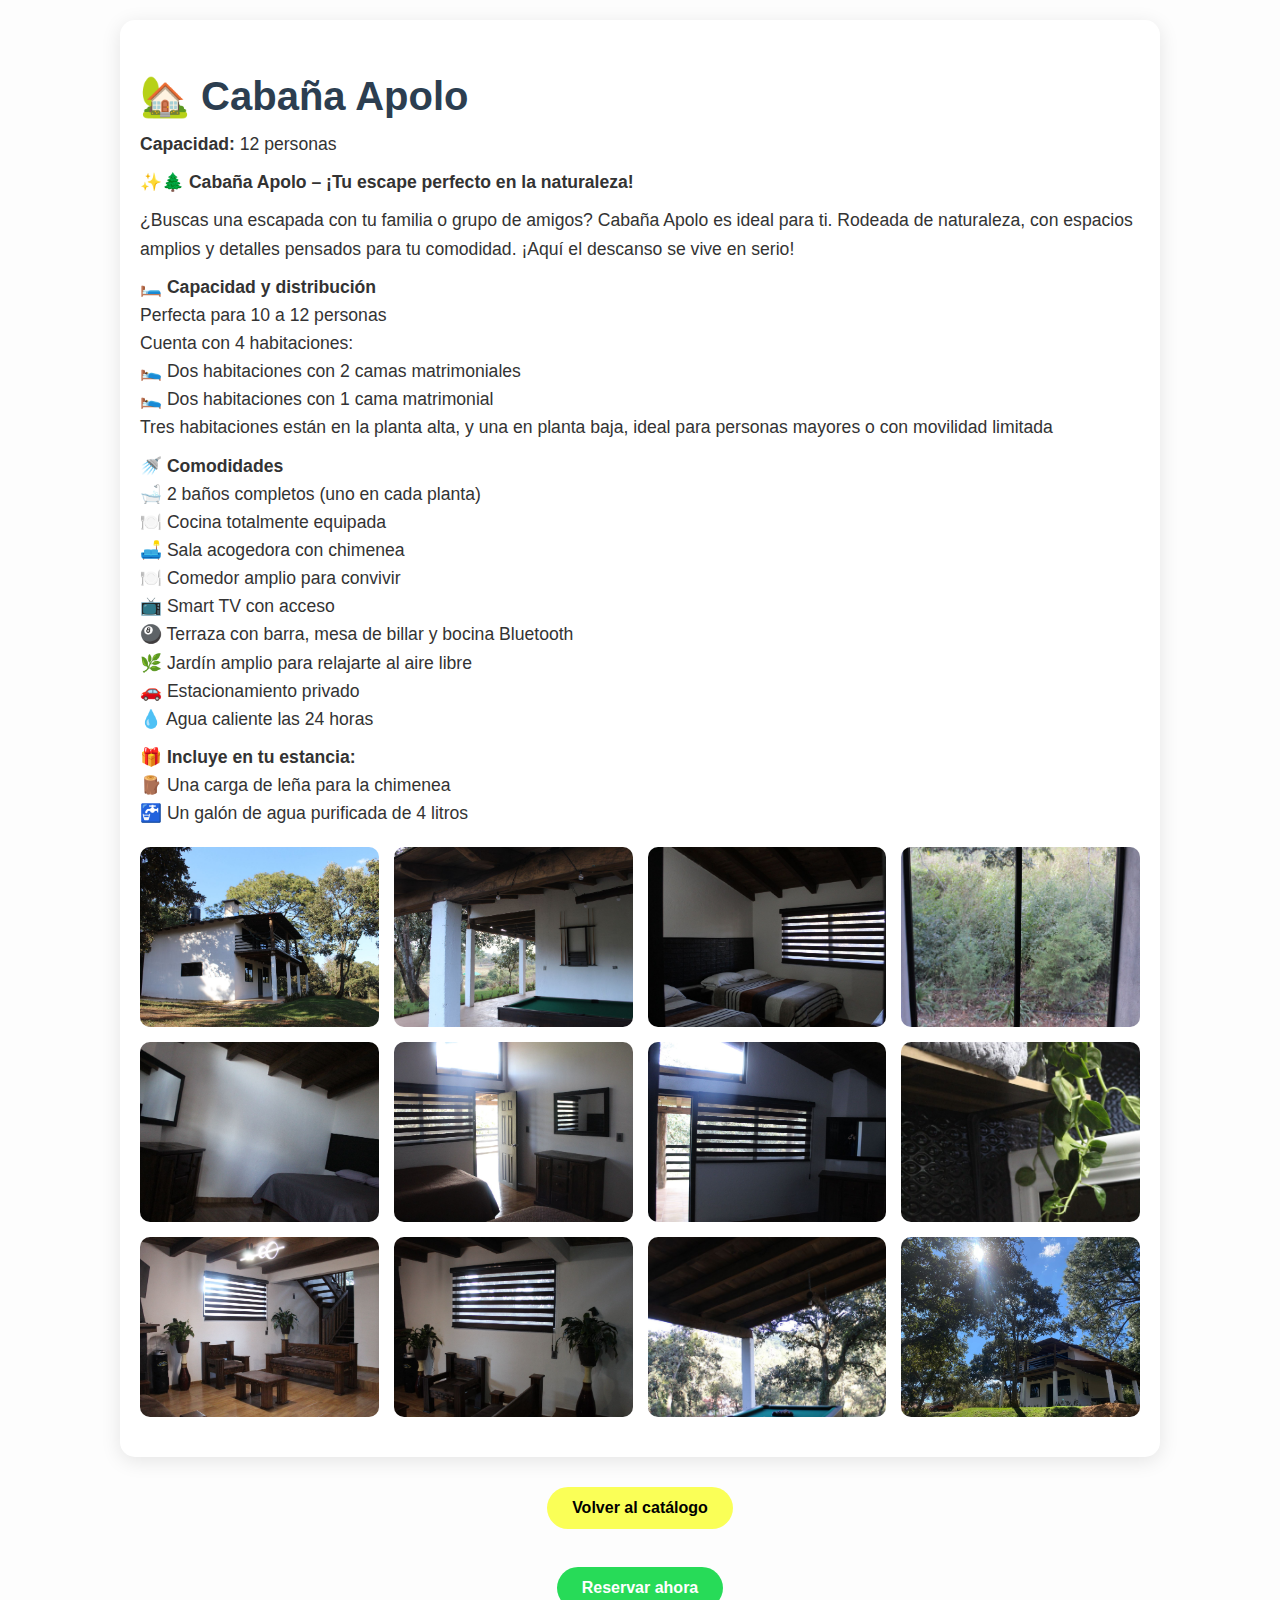
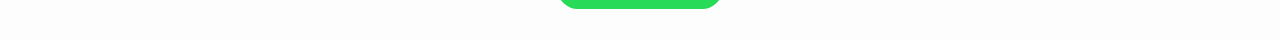
<file: cabana-apolo.html>
<!DOCTYPE html>
<html lang="es">
<head>
  <meta charset="UTF-8">
  <title>Cabaña Apolo</title>
  <link rel="stylesheet" href="apolo.css">
</head>
<body>
  <section id="detalle-cabana">
    <h2>🏡 Cabaña Apolo</h2>
    <p><strong>Capacidad:</strong> 12 personas</p>

    <p>✨🌲 <strong>Cabaña Apolo – ¡Tu escape perfecto en la naturaleza!</strong></p>
    <p>¿Buscas una escapada con tu familia o grupo de amigos? Cabaña Apolo es ideal para ti. Rodeada de naturaleza, con espacios amplios y detalles pensados para tu comodidad. ¡Aquí el descanso se vive en serio!</p>

    <p>🛏️ <strong>Capacidad y distribución</strong><br>
    Perfecta para 10 a 12 personas<br>
    Cuenta con 4 habitaciones:<br>
    🛌 Dos habitaciones con 2 camas matrimoniales<br>
    🛌 Dos habitaciones con 1 cama matrimonial<br>
    Tres habitaciones están en la planta alta, y una en planta baja, ideal para personas mayores o con movilidad limitada</p>

    <p>🚿 <strong>Comodidades</strong><br>
    🛁 2 baños completos (uno en cada planta)<br>
    🍽️ Cocina totalmente equipada<br>
    🛋️ Sala acogedora con chimenea<br>
    🍽️ Comedor amplio para convivir<br>
    📺 Smart TV con acceso<br>
    🎱 Terraza con barra, mesa de billar y bocina Bluetooth<br>
    🌿 Jardín amplio para relajarte al aire libre<br>
    🚗 Estacionamiento privado<br>
    💧 Agua caliente las 24 horas</p>

    <p>🎁 <strong>Incluye en tu estancia:</strong><br>
    🪵 Una carga de leña para la chimenea<br>
    🚰 Un galón de agua purificada de 4 litros</p>

    <div class="galeria">
      <img src="img/apolo1.jpg" alt="Foto 1">
      <img src="img/apolo2.jpg" alt="Foto 2">
      <img src="img/apolo3.jpg" alt="Foto 3">
      <img src="img/apolo4.jpg" alt="Foto 4">
      <img src="img/apolo5.jpg" alt="Foto 5">
      <img src="img/apolo6.jpg" alt="Foto 6">
      <img src="img/apolo7.jpg" alt="Foto 7">
      <img src="img/apolo8.jpg" alt="Foto 8">
      <img src="img/apolo9.jpg" alt="Foto 9">
      <img src="img/apolo10.jpg" alt="Foto 10">
      <img src="img/apolo11.jpg" alt="Foto 11">
      <img src="img/apolo12.jpg" alt="Foto 12">
      
    </div>
  </section>

  <div style="text-align: center; margin-top: 20px;">
    <a href="index.html" class="boton-vermas">Volver al catálogo</a><br><br>
    <a href="https://wa.me/5213312726618?text=Hola%2C%20quiero%20reservar%20la%20Caba%C3%B1a%20Lindo%20Amanecer%20para%20mi%20estancia"
       class="boton-reservar" target="_blank">
      Reservar ahora
    </a>
  </div>
</body>
</html>
</file>
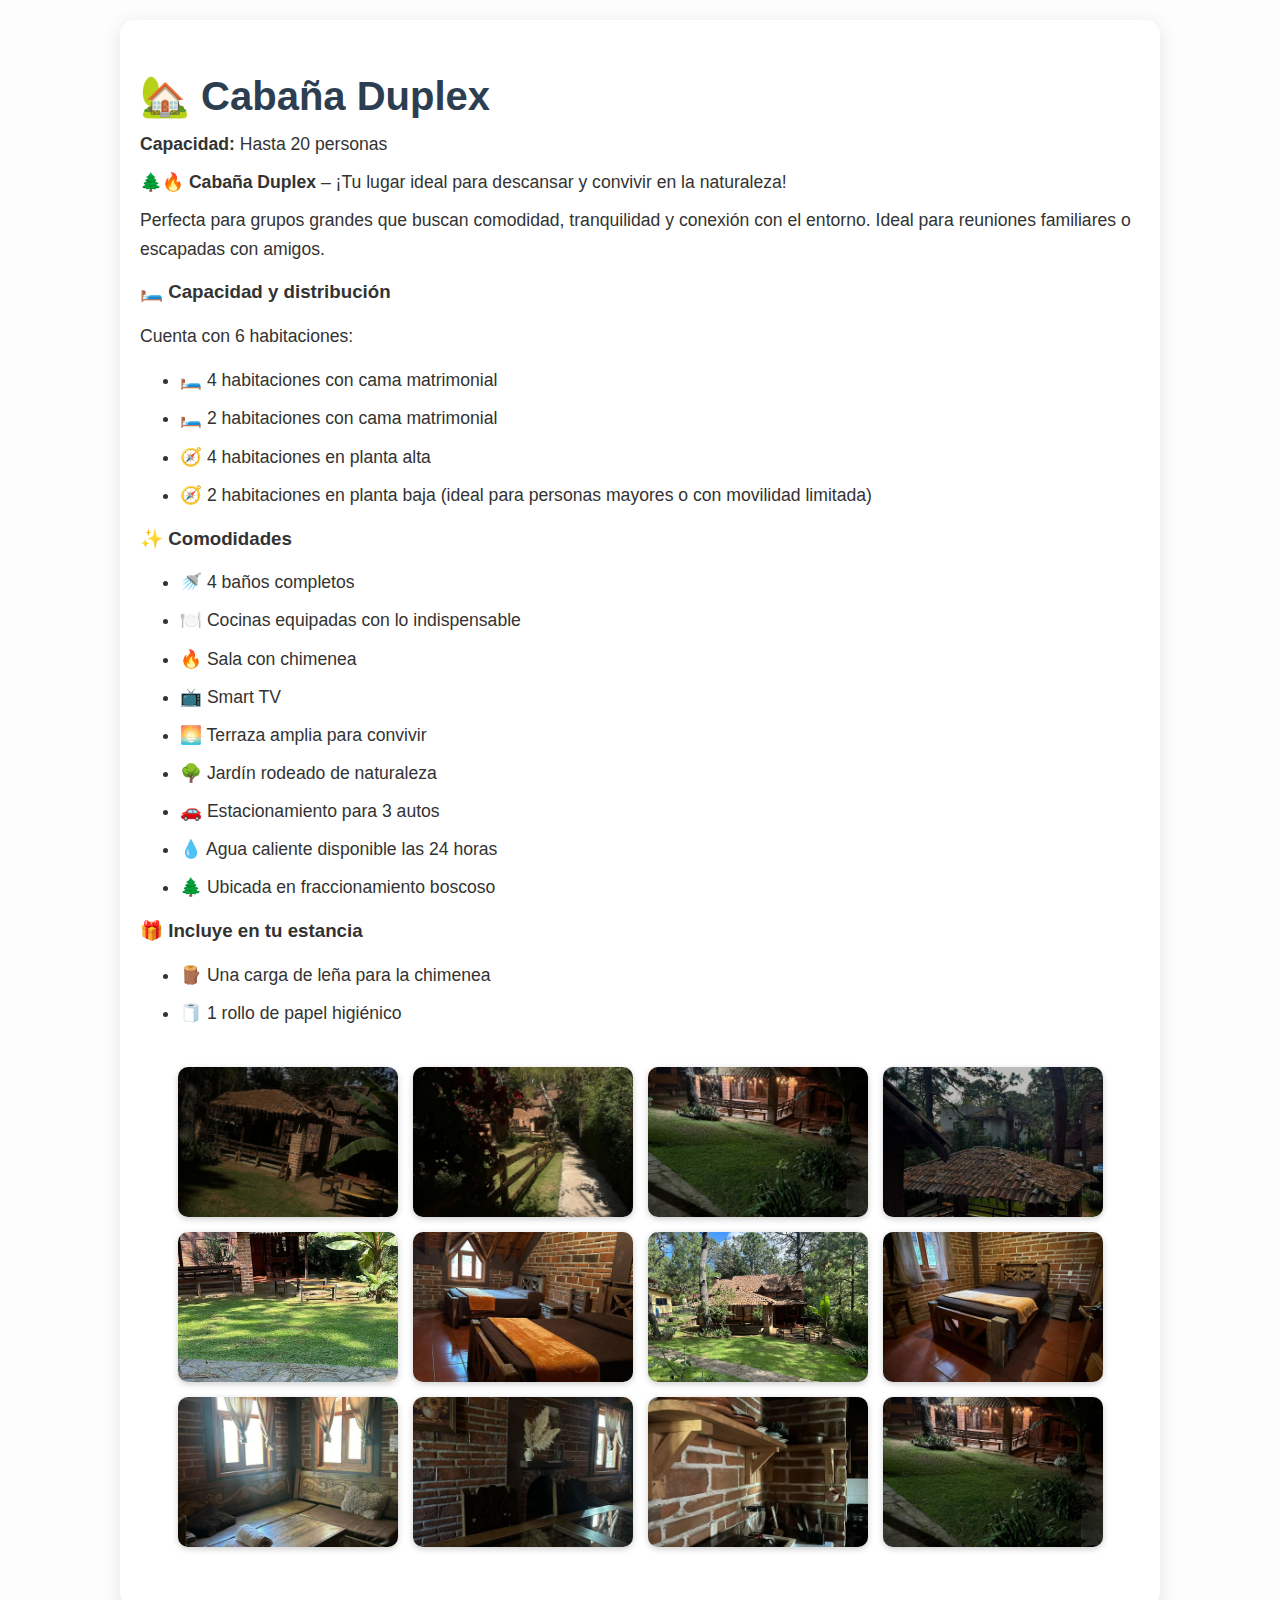
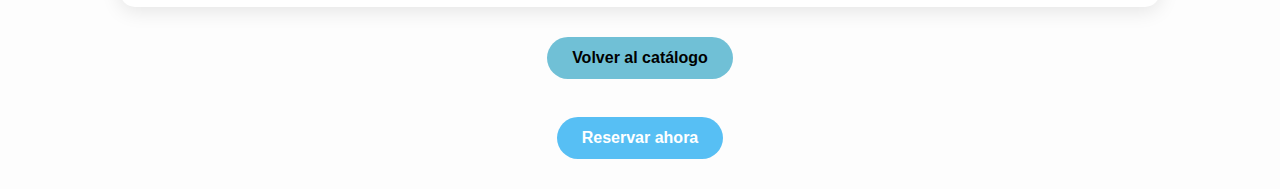
<file: cabana-duplex.html>
<!DOCTYPE html>
<html lang="es">
<head>
  <meta charset="UTF-8">
  <title>Cabaña Duplex</title>
  <link rel="stylesheet" href="duplex.css">
</head>
<body>
  <section id="detalle-cabana">
<h2 class="centrado">🏡 Cabaña Duplex</h2>

    

<p><strong>Capacidad:</strong> Hasta 20 personas</p>
    
    <p>🌲🔥 <strong>Cabaña Duplex</strong> – ¡Tu lugar ideal para descansar y convivir en la naturaleza!</p>
    <p>Perfecta para grupos grandes que buscan comodidad, tranquilidad y conexión con el entorno. Ideal para reuniones familiares o escapadas con amigos.</p>
    
    <h3>🛏️ Capacidad y distribución</h3>
    <p>Cuenta con 6 habitaciones:</p>
    <ul>
      <li>🛏️ 4 habitaciones con cama matrimonial</li>
      <li>🛏️ 2 habitaciones con cama matrimonial</li>
      <li>🧭 4 habitaciones en planta alta</li>
      <li>🧭 2 habitaciones en planta baja (ideal para personas mayores o con movilidad limitada)</li>
    </ul>
    
    <h3>✨ Comodidades</h3>
    <ul>
      <li>🚿 4 baños completos</li>
      <li>🍽️ Cocinas equipadas con lo indispensable</li>
      <li>🔥 Sala con chimenea</li>
      <li>📺 Smart TV</li>
      <li>🌅 Terraza amplia para convivir</li>
      <li>🌳 Jardín rodeado de naturaleza</li>
      <li>🚗 Estacionamiento para 3 autos</li>
      <li>💧 Agua caliente disponible las 24 horas</li>
      <li>🌲 Ubicada en fraccionamiento boscoso</li>
    </ul>
    
    <h3>🎁 Incluye en tu estancia</h3>
    <ul>
      <li>🪵 Una carga de leña para la chimenea</li>
      <li>🧻 1 rollo de papel higiénico</li>
    </ul>
    <div class="galeria">
        <div class="galeria">
            <img src="img/duplex1.jpg" alt="Cabaña Dúplex 1"> 
            <img src="img/duplex2.jpg" alt="Cabaña Dúplex 2">
            <img src="img/duplex3.jpg" alt="Cabaña Dúplex 3">
            <img src="img/duplex4.jpg" alt="Cabaña Dúplex 4">
            <img src="img/duplex5.jpg" alt="Cabaña Dúplex 5">
            <img src="img/duplex6.jpg" alt="Cabaña Dúplex 6">
            <img src="img/duplex7.jpg" alt="Cabaña Dúplex 7">
            <img src="img/duplex8.jpg" alt="Cabaña Dúplex 8">
            <img src="img/duplex9.jpg" alt="Cabaña Dúplex 9">
            <img src="img/duplex10.jpg" alt="Cabaña Dúplex 10">
            <img src="img/duplex11.jpg" alt="Cabaña Dúplex 11">
            <img src="img/duplex3.jpg" alt="Cabaña Dúplex 12">
          </div>
      </div>
  
    
  </section>
  <div style="text-align: center; margin-top: 20px;">
    <a href="index.html" class="boton-vermas">Volver al catálogo</a><br><br>
    <a href="https://wa.me/5213312726618?text=Hola%2C%20quiero%20reservar%20la%20Caba%C3%B1a%20Lindo%20Amanecer%20para%20mi%20estancia"
       class="boton-reservar" target="_blank">
      Reservar ahora
    </a>
  </div>
</body>
</html>
</file>
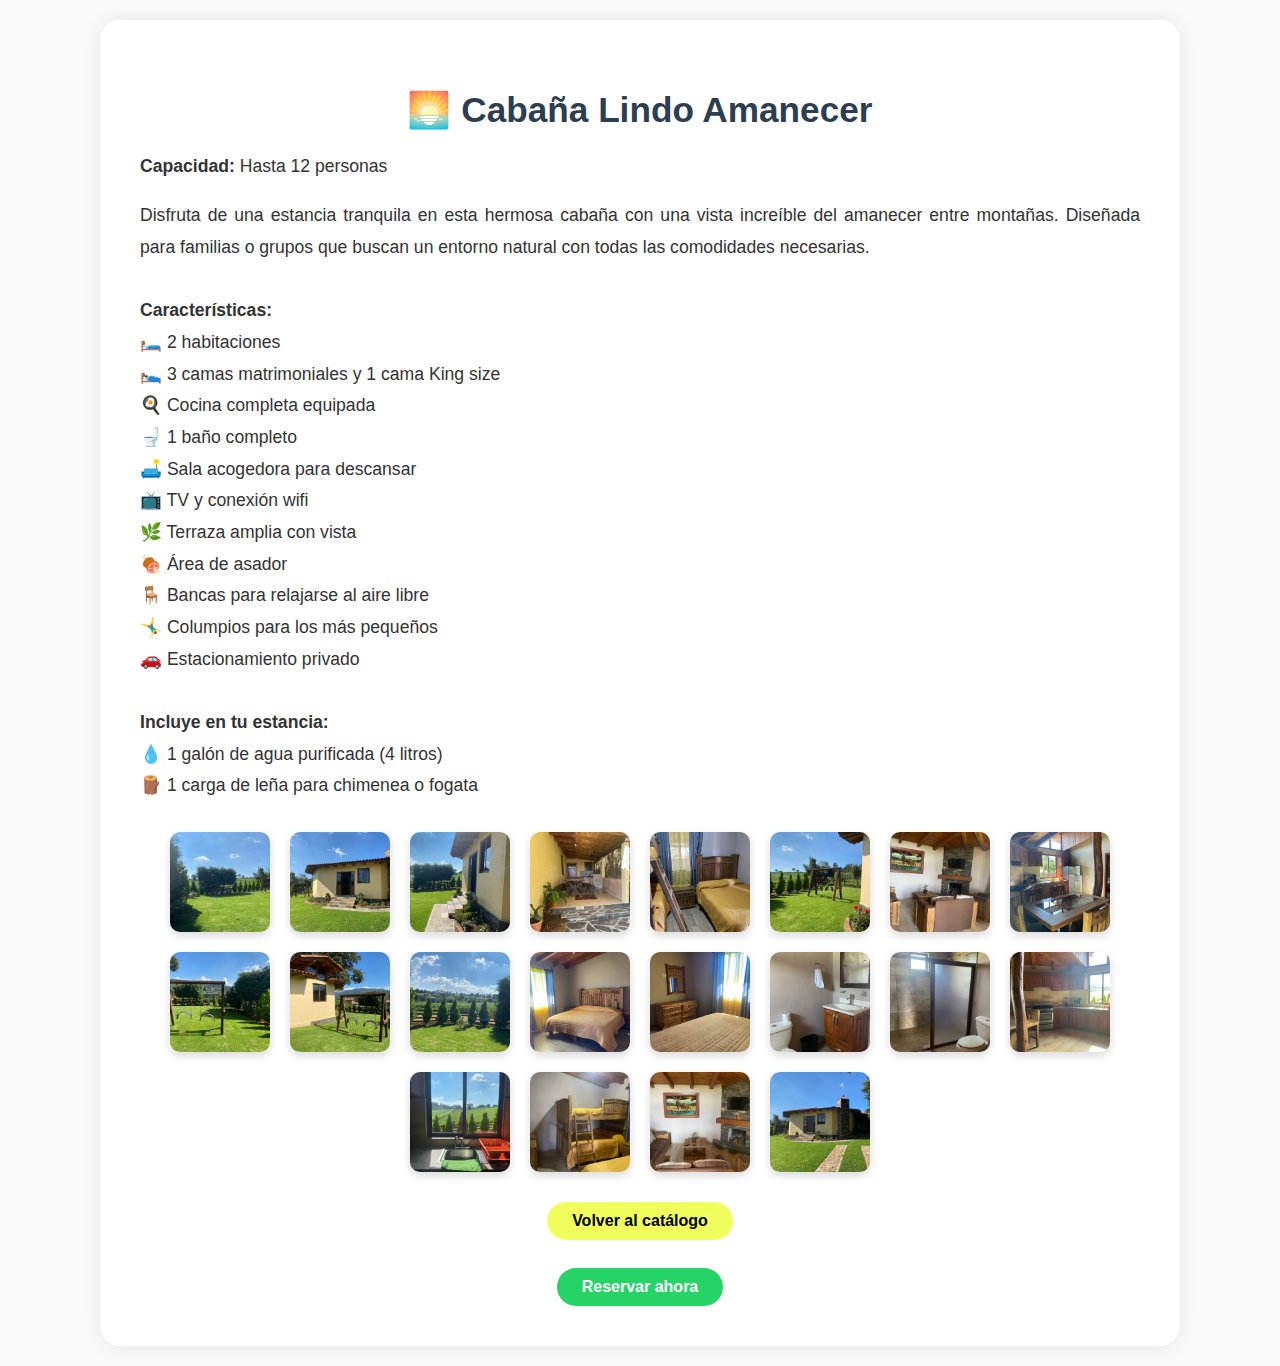
<file: cabana-lindoA.html>
<!DOCTYPE html>
<html lang="es">
<head>
  <meta charset="UTF-8">
  <title>Cabaña Lindo Amanecer</title>
  <link rel="stylesheet" href="lindoA.css">
</head>
<body>

  <section id="detalle-cabana">
    <h2>🌅 Cabaña Lindo Amanecer</h2>
    <p><strong>Capacidad:</strong> Hasta 12 personas</p>
    <p>
      Disfruta de una estancia tranquila en esta hermosa cabaña con una vista increíble del amanecer entre montañas. Diseñada para familias o grupos que buscan un entorno natural con todas las comodidades necesarias.<br><br>

      <strong>Características:</strong><br>
      🛏️ 2 habitaciones<br>
      🛌 3 camas matrimoniales y 1 cama King size<br>
      🍳 Cocina completa equipada<br>
      🚽 1 baño completo<br>
      🛋️ Sala acogedora para descansar<br>
      📺 TV y conexión wifi<br>
      🌿 Terraza amplia con vista<br>
      🍖 Área de asador<br>
      🪑 Bancas para relajarse al aire libre<br>
      🤸‍♂️ Columpios para los más pequeños<br>
      🚗 Estacionamiento privado<br><br>

      <strong>Incluye en tu estancia:</strong><br>
      💧 1 galón de agua purificada (4 litros)<br>
      🪵 1 carga de leña para chimenea o fogata
    </p>

    <div class="galeria">
      <img src="img/lindo1.jpg" alt="Cabaña Lindo Amanecer 1">
      <img src="img/lindo2.jpg" alt="Cabaña Lindo Amanecer 2">
      <img src="img/lindo3.jpg" alt="Cabaña Lindo Amanecer 3">
      <img src="img/lindo4.jpg" alt="Cabaña Lindo Amanecer 4">
      <img src="img/lindo18.jpg" alt="Cabaña Lindo Amanecer 5">
      <img src="img/lindo5.jpg" alt="Cabaña Lindo Amanecer 6">
      <img src="img/lindo6.jpg" alt="Cabaña Lindo Amanecer 7">
      <img src="img/lindo7.jpg" alt="Cabaña Lindo Amanecer 8">
      <img src="img/lindo8.jpg" alt="Cabaña Lindo Amanecer 9">
      <img src="img/lindo9.jpg" alt="Cabaña Lindo Amanecer 10">
      <img src="img/lindo10.jpg" alt="Cabaña Lindo Amanecer 11">
      <img src="img/lindo11.jpg" alt="Cabaña Lindo Amanecer 12">
      <img src="img/lindo12.jpg" alt="Cabaña Lindo Amanecer 13">
      <img src="img/lindo13.jpg" alt="Cabaña Lindo Amanecer 14">
      <img src="img/lindo14.jpg" alt="Cabaña Lindo Amanecer 15">
      <img src="img/lindo15.jpg" alt="Cabaña Lindo Amanecer 16">
      <img src="img/lindo16.jpg" alt="Cabaña Lindo Amanecer 17">
      <img src="img/lindo17.jpg" alt="Cabaña Lindo Amanecer 18">
      <img src="img/lindo19.jpg" alt="Cabaña Lindo Amanecer 19">
      <img src="img/lindo20.jpg" alt="Cabaña Lindo Amanecer 20">
    </div>

    <div style="text-align: center; margin-top: 20px;">
      <a href="index.html" class="boton-vermas">Volver al catálogo</a><br><br>
      <a href="https://wa.me/5213312726618?text=Hola%2C%20quiero%20reservar%20la%20Caba%C3%B1a%20Lindo%20Amanecer%20para%20mi%20estancia"
         class="boton-reservar" target="_blank">
        Reservar ahora
      </a>
    </div>
  </section>

</body>
</html>
</file>
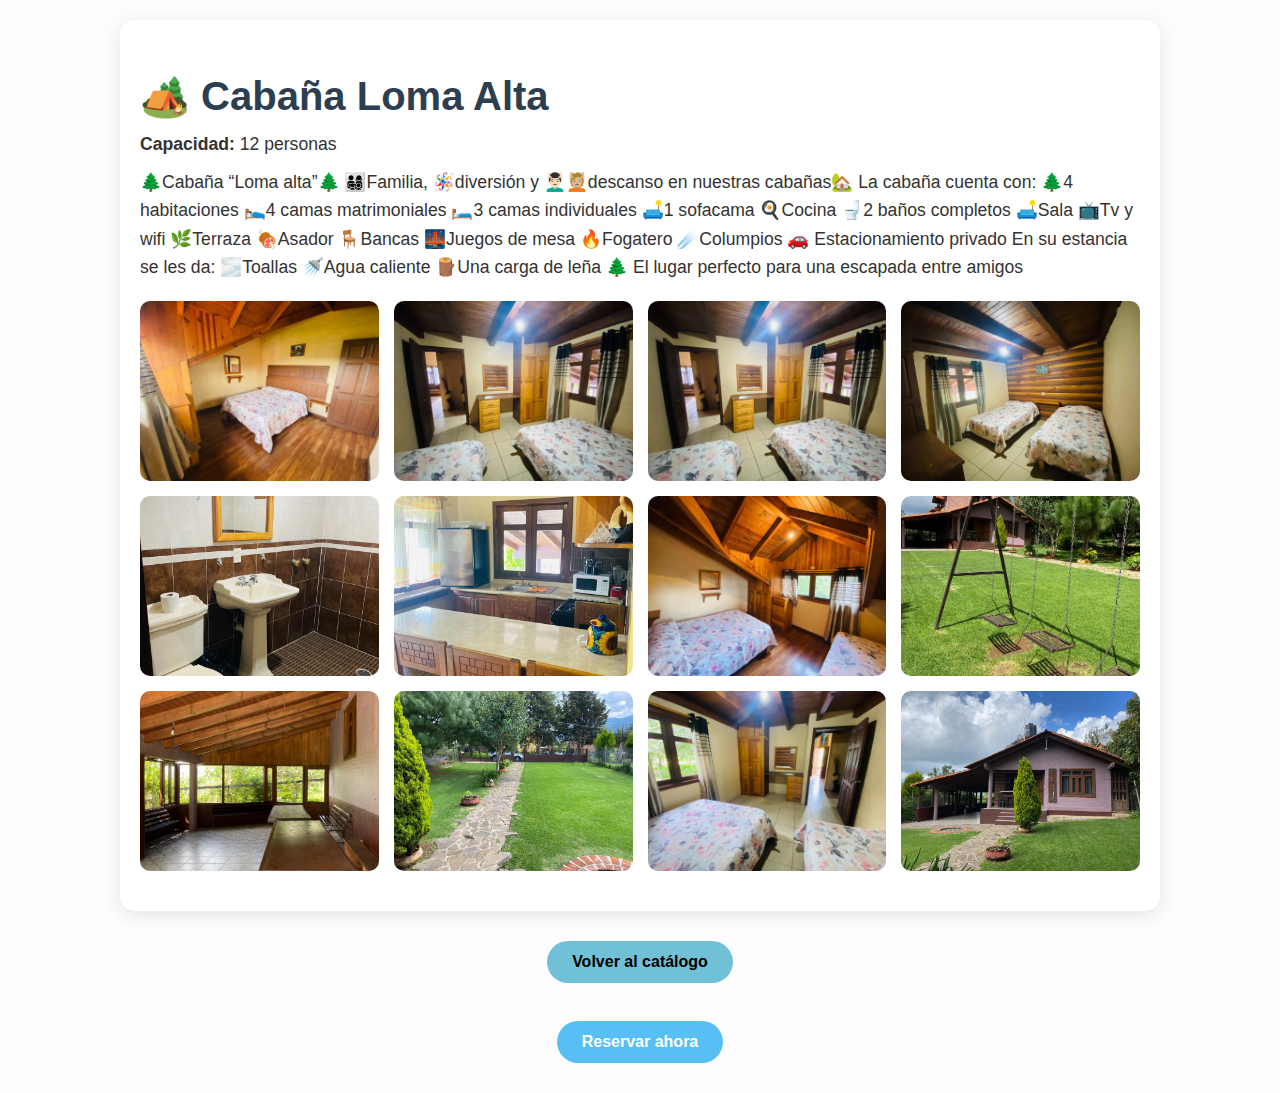
<file: cabana-lomaA.html>
<!DOCTYPE html>
<html lang="es">
<head>
  <meta charset="UTF-8">
  <title>Cabaña Loma Alta</title>
  <link rel="stylesheet" href="loma.css">
</head>
<body>
  <section id="detalle-cabana">
    <h2>🏕️ Cabaña Loma Alta</h2>
    <p><strong>Capacidad:</strong> 12 personas</p>
    <p>
        🌲Cabaña “Loma alta”🌲
        👨‍👩‍👧‍👦Familia, 🪅diversión y 💆🏻‍♂️💆🏼descanso en nuestras cabañas🏡
        
        La cabaña cuenta con:
        🌲4 habitaciones 
        🛌4 camas matrimoniales 
        🛏️3 camas individuales 
        🛋️1 sofacama 
        🍳Cocina
        🚽2 baños completos 
        🛋️Sala
        📺Tv y wifi
        🌿Terraza
        🍖Asador
        🪑Bancas 
        🌉Juegos de mesa
        🔥Fogatero 
        ☄️Columpios 
        🚗 Estacionamiento privado
        
        En su estancia se les da:
        🌫️Toallas
        🚿Agua caliente
        🪵Una carga de leña
        
        🌲 El lugar perfecto para una escapada entre amigos
    </p>

    <div class="galeria">
      <img src="img/loma1.jpg" alt="Cabaña Loma Alta 1">
      <img src="img/loma3.jpg" alt="Cabaña Loma Alta 2">
      <img src="img/loma3.jpg" alt="Cabaña Loma Alta 3">
      <img src="img/loma4.jpg" alt="Cabaña Loma Alta 4">
      <img src="img/loma5.jpg" alt="Cabaña Loma Alta 5">
      <img src="img/loma6.jpg" alt="Cabaña Loma Alta 6">
      <img src="img/loma7.jpg" alt="Cabaña Loma Alta 7">
      <img src="img/loma8.jpg" alt="Cabaña Loma Alta 8">
      <img src="img/loma10.jpg" alt="Cabaña Loma Alta 9">
      <img src="img/loma11.jpg" alt="Cabaña Loma Alta 10">
      <img src="img/loma2.jpg" alt="Cabaña Loma Alta 11">
      <img src="img/loma12.jpg" alt="Cabaña Loma Alta 12">
    </div>

   
    </div>
  </section>
  <div style="text-align: center; margin-top: 20px;">
    <a href="index.html" class="boton-vermas">Volver al catálogo</a><br><br>
    <a href="https://wa.me/5213312726618?text=Hola%2C%20quiero%20reservar%20la%20Caba%C3%B1a%20Lindo%20Amanecer%20para%20mi%20estancia"
       class="boton-reservar" target="_blank">
      Reservar ahora
    </a>
  </div>
</body>
</html>
</file>
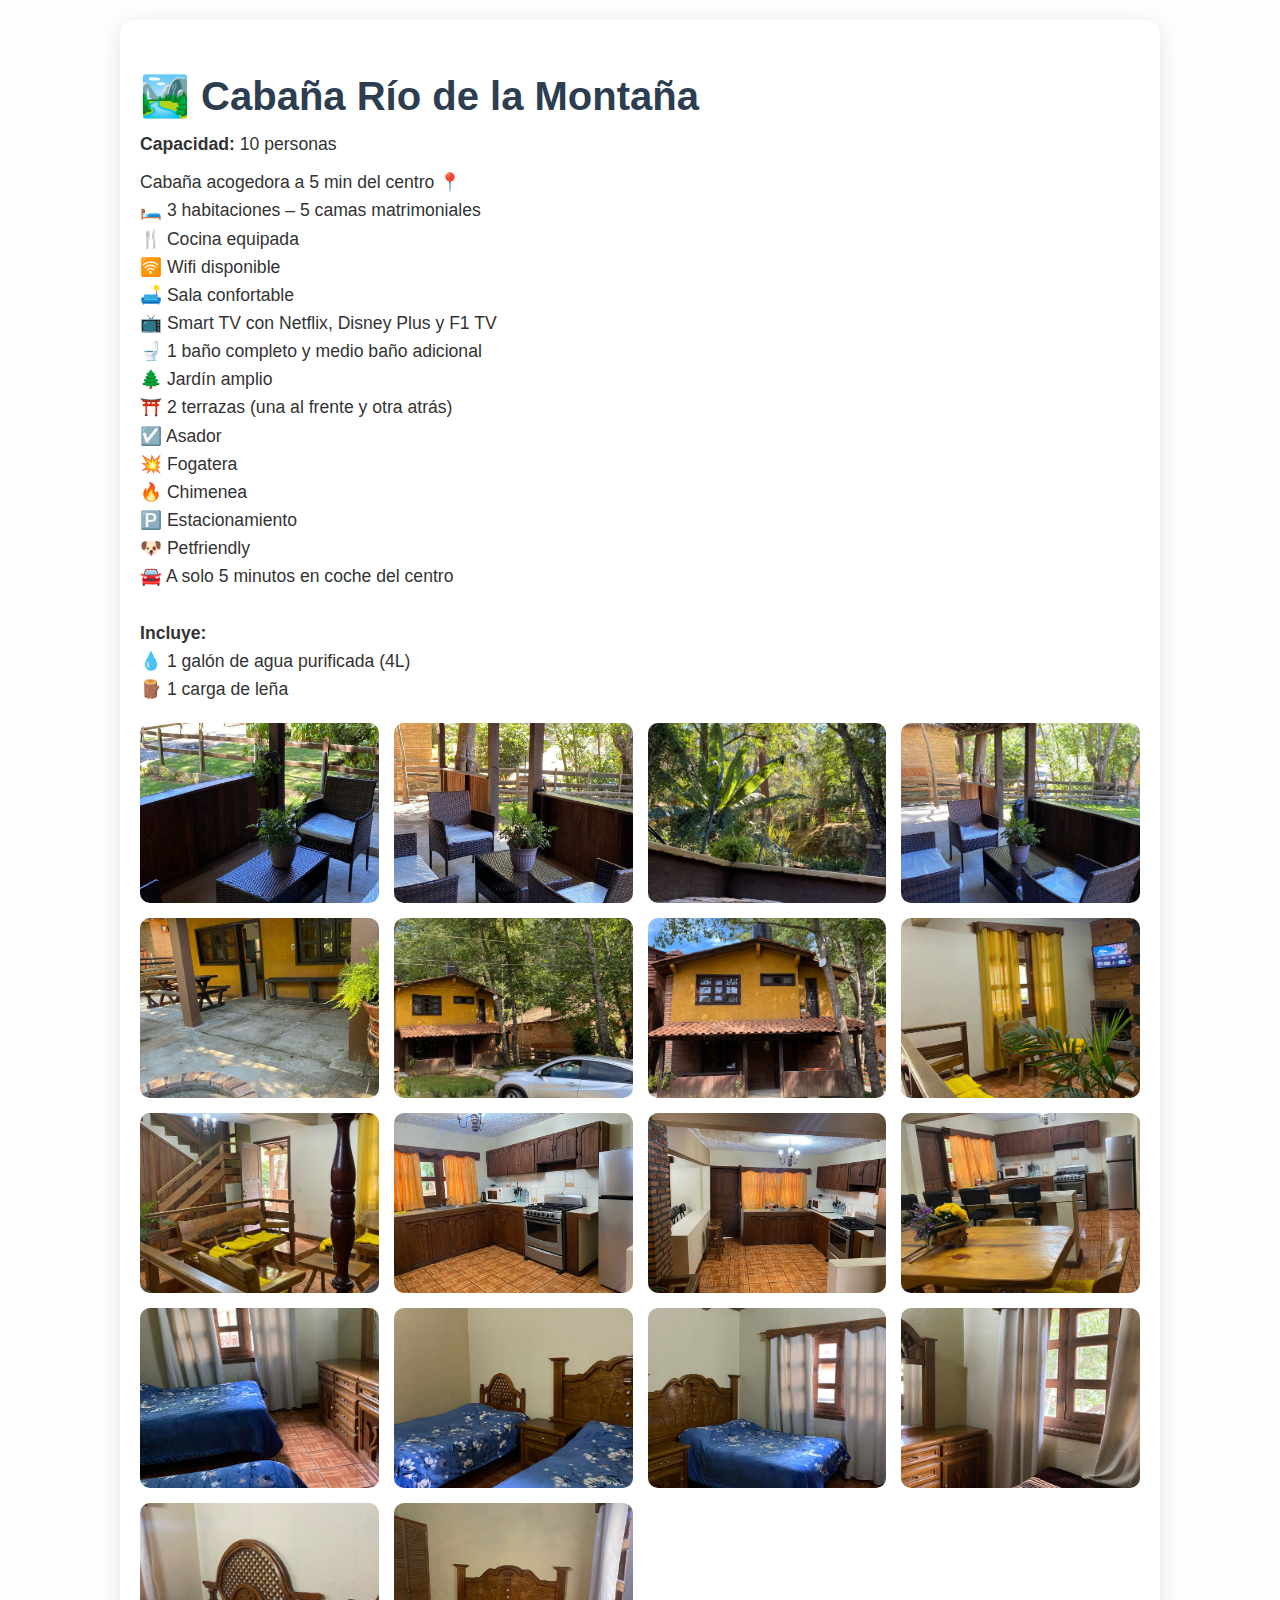
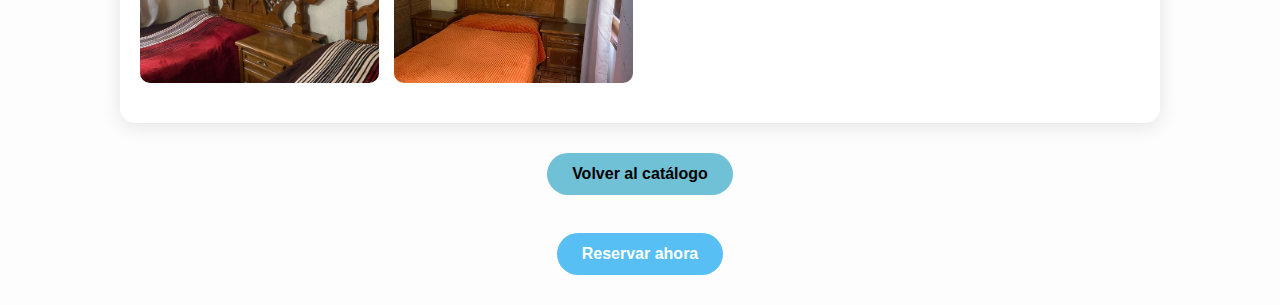
<file: cabana-rio.html>
<!DOCTYPE html>
<html lang="es">
<head>
  <meta charset="UTF-8">
  <title>Cabaña Río de la Montaña</title>
  <link rel="stylesheet" href="rio.css">
</head>
<body>
  <section id="detalle-cabana">
    <h2>🏞️ Cabaña Río de la Montaña</h2>
    <p><strong>Capacidad:</strong> 10 personas</p>
    <p>
      Cabaña acogedora a 5 min del centro 📍<br>
      🛏️ 3 habitaciones – 5 camas matrimoniales<br>
      🍴 Cocina equipada<br>
      🛜 Wifi disponible<br>
      🛋️ Sala confortable<br>
      📺 Smart TV con Netflix, Disney Plus y F1 TV<br>
      🚽 1 baño completo y medio baño adicional<br>
      🌲 Jardín amplio<br>
      ⛩️ 2 terrazas (una al frente y otra atrás)<br>
      ☑️ Asador<br>
      💥 Fogatera<br>
      🔥 Chimenea<br>
      🅿️ Estacionamiento<br>
      🐶 Petfriendly<br>
      🚘 A solo 5 minutos en coche del centro<br>
      <br>
      <strong>Incluye:</strong><br>
      💧 1 galón de agua purificada (4L)<br>
      🪵 1 carga de leña
    </p>

    <div class="galeria">
      <img src="img/rio1.jpg" alt="Cabaña Río Foto 1">
      <img src="img/rio2.jpg" alt="Cabaña Río Foto 2">
      <img src="img/rio3.jpg" alt="Cabaña Río Foto 3">
      <img src="img/rio4.jpg" alt="Cabaña Río Foto 4">
      <img src="img/rio5.jpg" alt="Cabaña Río Foto 5">
      <img src="img/rio6.jpg" alt="Cabaña Río Foto 6">
      <img src="img/rio7.jpg" alt="Cabaña Río Foto 7">
      <img src="img/rio8.jpg" alt="Cabaña Río Foto 8">
      <img src="img/rio9.jpg" alt="Cabaña Río Foto 9">
      <img src="img/rio10.jpg" alt="Cabaña Río Foto 10">
      <img src="img/rio11.jpg" alt="Cabaña Río Foto 11">
      <img src="img/rio12.jpg" alt="Cabaña Río Foto 12">
      <img src="img/rio14.jpg" alt="Cabaña Río Foto 13">
      <img src="img/rio16.jpg" alt="Cabaña Río Foto 14">
      <img src="img/rio15.jpg" alt="Cabaña Río Foto 15">
      <img src="img/rio17.jpg" alt="Cabaña Río Foto 16">
      <img src="img/rio18.jpg" alt="Cabaña Río Foto 17">
      <img src="img/rio19.jpg" alt="Cabaña Río Foto 18">
    </div>
    </div>
  </section>
  <div style="text-align: center; margin-top: 20px;">
    <a href="index.html" class="boton-vermas">Volver al catálogo</a><br><br>
    <a href="https://wa.me/5213312726618?text=Hola%2C%20quiero%20reservar%20la%20Caba%C3%B1a%20R%C3%ADo%20de%20la%20Montaña%20para%20mi%20estancia" 
       class="boton-reservar" target="_blank">
      Reservar ahora
</body>
</html>
</file>
<file: apolo.css>
body {
    font-family: 'Arial', sans-serif;
    margin: 0;
    padding: 20px;
    background-color: #fdfdfd;
    color: #333;
  }
  
  h2 {
    font-size: 2.5em;
    margin-bottom: 10px;
    color: #2c3e50;
  }
  
  p, li {
    font-size: 1.1em;
    line-height: 1.6;
    margin: 10px 0;
  }
  
  #detalle-cabana {
    max-width: 1000px;
    margin: 0 auto;
    padding: 20px;
    background: #ffffff;
    border-radius: 15px;
    box-shadow: 0 4px 20px rgba(0, 0, 0, 0.1);
  }
  
  .galeria {
    display: grid;
    grid-template-columns: repeat(auto-fill, minmax(200px, 1fr));
    gap: 15px;
    margin: 20px 0;
  }
  
  .galeria img {
    width: 100%;
    height: 180px;
    object-fit: cover;
    border-radius: 10px;
    transition: transform 0.3s ease;
  }
  
  .galeria img:hover {
    transform: scale(1.05);
  }
  
  .boton {
    display: inline-block;
    margin-top: 20px;
    padding: 12px 24px;
    background-color: #f1ff5c;
    color: #000;
    font-weight: bold;
    border-radius: 30px;
    text-decoration: none;
    box-shadow: 0 2px 10px rgba(0, 0, 0, 0.15);
    transition: background-color 0.3s ease;
  }
  
  .boton:hover {
    background-color: #e0ea00;
  }
  
  .boton-reservar {
    display: inline-block;
    margin-top: 10px;
    background-color: #25d366;
    color: white;
    font-weight: bold;
    padding: 10px 25px;
    border-radius: 30px;
    text-decoration: none;
    transition: background-color 0.3s ease;
  }
  
  .boton-reservar:hover {
    background-color: #1ebe57;
    transform: scale(1.05);
  }
  .boton-vermas {
    display: inline-block;
    background-color: #faff57; /* amarillo neón */
    color: #000;
    font-weight: bold;
    padding: 12px 25px;
    border-radius: 30px;
    text-decoration: none;
    margin: 10px;
    transition: background-color 0.3s ease;
  }
  
  .boton-vermas:hover {
    background-color: #e0e644;
  }
  
  .boton-reservar {
    display: inline-block;
    background-color: #27db58; /* verde brillante */
    color: #fff;
    font-weight: bold;
    padding: 12px 25px;
    border-radius: 30px;
    text-decoration: none;
    margin: 10px;
    transition: background-color 0.3s ease;
  }
  
  .boton-reservar:hover {
    background-color: #22c14c;
  }
</file>
<file: duplex.css>
body {
    font-family: 'Arial', sans-serif;
    margin: 0;
    padding: 20px;
    background-color: #fdfdfd;
    color: #333;
  }
  
  h2 {
    font-size: 2.5em;
    margin-bottom: 10px;
    color: #2c3e50;
  }
  
  p, li {
    font-size: 1.1em;
    line-height: 1.6;
    margin: 10px 0;
  }
  
  #detalle-cabana {
    max-width: 1000px;
    margin: 0 auto;
    padding: 20px;
    background: #ffffff;
    border-radius: 15px;
    box-shadow: 0 4px 20px rgba(0, 0, 0, 0.1);
  }
  
  .galeria {
    display: grid;
    grid-template-columns: repeat(auto-fill, minmax(200px, 1fr));
    gap: 15px;
    margin: 20px 0;
  }
  
  .galeria img {
    width: 100%;
    height: 180px;
    object-fit: cover;
    border-radius: 10px;
    transition: transform 0.3s ease;
  }
  
  .galeria img:hover {
    transform: scale(1.05);
  }
  
  .boton {
    display: inline-block;
    margin-top: 20px;
    padding: 12px 24px;
    background-color: #f1ff5c;
    color: #000;
    font-weight: bold;
    border-radius: 30px;
    text-decoration: none;
    box-shadow: 0 2px 10px rgba(0, 0, 0, 0.15);
    transition: background-color 0.3s ease;
  }
  
  .boton:hover {
    background-color: #e0ea00;
  }
  
  .boton-reservar {
    display: inline-block;
    margin-top: 10px;
    background-color: #258dd3;
    color: white;
    font-weight: bold;
    padding: 10px 25px;
    border-radius: 30px;
    text-decoration: none;
    transition: background-color 0.3s ease;
  }
  
  .boton-reservar:hover {
    background-color: #666867;
    transform: scale(1.05);
  }
  .boton-vermas {
    display: inline-block;
    background-color: #70c0d6; /* amarillo neón */
    color: #000;
    font-weight: bold;
    padding: 12px 25px;
    border-radius: 30px;
    text-decoration: none;
    margin: 10px;
    transition: background-color 0.3s ease;
  }
  
  .boton-vermas:hover {
    background-color: #ffffff;
  }
  
  .boton-reservar {
    display: inline-block;
    background-color: #57bff4; /* verde brillante */
    color: #fff;
    font-weight: bold;
    padding: 12px 25px;
    border-radius: 30px;
    text-decoration: none;
    margin: 10px;
    transition: background-color 0.3s ease;
  }
  
  .boton-reservar:hover {
    background-color: #98bcea;
  }
  .galeria {
    display: flex;
    flex-wrap: wrap;
    gap: 15px;
    justify-content: center;
    margin-top: 20px;
  }
  
  .galeria img {
    width: 220px;
    height: 150px;
    object-fit: cover;
    border-radius: 10px;
    box-shadow: 0 2px 6px rgba(0, 0, 0, 0.2);
    transition: transform 0.3s ease;
  }
  
  .galeria img:hover {
    transform: scale(1.05);
  }
</file>
<file: lindoA.css>
body {
    font-family: 'Arial', sans-serif;
    margin: 0;
    padding: 20px;
    background-color: #f9f9f9;
    color: #333;
  }
  
  #detalle-cabana {
    max-width: 1000px;
    margin: auto;
    padding: 40px;
    background-color: #fff;
    border-radius: 20px;
    box-shadow: 0 0 20px rgba(0, 0, 0, 0.08);
  }
  
  #detalle-cabana h2 {
    font-size: 2.2em;
    color: #2c3e50;
    text-align: center;
    margin-bottom: 20px;
  }
  
  #detalle-cabana p {
    font-size: 1.1em;
    line-height: 1.8;
    text-align: justify;
    margin-bottom: 15px;
  }
  
  .galeria {
    display: flex;
    flex-wrap: wrap;
    justify-content: center;
    gap: 20px;
    margin: 30px 0;
  }
  
  .galeria img {
    width: 100px;   /* Aproximadamente 10x10 cm en pantalla */
    height: 100px;
    object-fit: cover;
    border-radius: 10px;
    box-shadow: 0 4px 10px rgba(0, 0, 0, 0.15);
    transition: transform 0.3s ease;
    cursor: pointer;
  }
  
  .galeria img:hover {
    transform: scale(1.1);
  }
  
  /* ---------------- BOTONES ---------------- */
  .boton-vermas {
    display: inline-block;
    background-color: #f1ff5c;
    color: black;
    font-weight: bold;
    padding: 10px 25px;
    border-radius: 30px;
    text-decoration: none;
    transition: 0.3s ease;
  }
  
  .boton-vermas:hover {
    background-color: #dbe900;
    transform: scale(1.05);
  }
  
  .boton-reservar {
    display: inline-block;
    margin-top: 10px;
    background-color: #25d366; /* color WhatsApp */
    color: white;
    font-weight: bold;
    padding: 10px 25px;
    border-radius: 30px;
    text-decoration: none;
    transition: background-color 0.3s ease;
  }
  
  .boton-reservar:hover {
    background-color: #1ebe57;
    transform: scale(1.05);
  }
</file>
<file: loma.css>
body {
  font-family: 'Arial', sans-serif;
  margin: 0;
  padding: 20px;
  background-color: #fdfdfd;
  color: #333;
}

h2 {
  font-size: 2.5em;
  margin-bottom: 10px;
  color: #2c3e50;
}

p, li {
  font-size: 1.1em;
  line-height: 1.6;
  margin: 10px 0;
}

#detalle-cabana {
  max-width: 1000px;
  margin: 0 auto;
  padding: 20px;
  background: #ffffff;
  border-radius: 15px;
  box-shadow: 0 4px 20px rgba(0, 0, 0, 0.1);
}

.galeria {
  display: grid;
  grid-template-columns: repeat(auto-fill, minmax(200px, 1fr));
  gap: 15px;
  margin: 20px 0;
}

.galeria img {
  width: 100%;
  height: 180px;
  object-fit: cover;
  border-radius: 10px;
  transition: transform 0.3s ease;
}

.galeria img:hover {
  transform: scale(1.05);
}

.boton {
  display: inline-block;
  margin-top: 20px;
  padding: 12px 24px;
  background-color: #f1ff5c;
  color: #000;
  font-weight: bold;
  border-radius: 30px;
  text-decoration: none;
  box-shadow: 0 2px 10px rgba(0, 0, 0, 0.15);
  transition: background-color 0.3s ease;
}

.boton:hover {
  background-color: #e0ea00;
}

.boton-reservar {
  display: inline-block;
  margin-top: 10px;
  background-color: #258dd3;
  color: white;
  font-weight: bold;
  padding: 10px 25px;
  border-radius: 30px;
  text-decoration: none;
  transition: background-color 0.3s ease;
}

.boton-reservar:hover {
  background-color: #666867;
  transform: scale(1.05);
}
.boton-vermas {
  display: inline-block;
  background-color: #70c0d6; /* amarillo neón */
  color: #000;
  font-weight: bold;
  padding: 12px 25px;
  border-radius: 30px;
  text-decoration: none;
  margin: 10px;
  transition: background-color 0.3s ease;
}

.boton-vermas:hover {
  background-color: #ffffff;
}

.boton-reservar {
  display: inline-block;
  background-color: #57bff4; /* verde brillante */
  color: #fff;
  font-weight: bold;
  padding: 12px 25px;
  border-radius: 30px;
  text-decoration: none;
  margin: 10px;
  transition: background-color 0.3s ease;
}

.boton-reservar:hover {
  background-color: #98bcea;
}
</file>
<file: rio.css>
body {
  font-family: 'Arial', sans-serif;
  margin: 0;
  padding: 20px;
  background-color: #fdfdfd;
  color: #333;
}

h2 {
  font-size: 2.5em;
  margin-bottom: 10px;
  color: #2c3e50;
}

p, li {
  font-size: 1.1em;
  line-height: 1.6;
  margin: 10px 0;
}

#detalle-cabana {
  max-width: 1000px;
  margin: 0 auto;
  padding: 20px;
  background: #ffffff;
  border-radius: 15px;
  box-shadow: 0 4px 20px rgba(0, 0, 0, 0.1);
}

.galeria {
  display: grid;
  grid-template-columns: repeat(auto-fill, minmax(200px, 1fr));
  gap: 15px;
  margin: 20px 0;
}

.galeria img {
  width: 100%;
  height: 180px;
  object-fit: cover;
  border-radius: 10px;
  transition: transform 0.3s ease;
}

.galeria img:hover {
  transform: scale(1.05);
}

.boton {
  display: inline-block;
  margin-top: 20px;
  padding: 12px 24px;
  background-color: #f1ff5c;
  color: #000;
  font-weight: bold;
  border-radius: 30px;
  text-decoration: none;
  box-shadow: 0 2px 10px rgba(0, 0, 0, 0.15);
  transition: background-color 0.3s ease;
}

.boton:hover {
  background-color: #e0ea00;
}

.boton-reservar {
  display: inline-block;
  margin-top: 10px;
  background-color: #258dd3;
  color: white;
  font-weight: bold;
  padding: 10px 25px;
  border-radius: 30px;
  text-decoration: none;
  transition: background-color 0.3s ease;
}

.boton-reservar:hover {
  background-color: #666867;
  transform: scale(1.05);
}
.boton-vermas {
  display: inline-block;
  background-color: #70c0d6; /* amarillo neón */
  color: #000;
  font-weight: bold;
  padding: 12px 25px;
  border-radius: 30px;
  text-decoration: none;
  margin: 10px;
  transition: background-color 0.3s ease;
}

.boton-vermas:hover {
  background-color: #ffffff;
}

.boton-reservar {
  display: inline-block;
  background-color: #57bff4; /* verde brillante */
  color: #fff;
  font-weight: bold;
  padding: 12px 25px;
  border-radius: 30px;
  text-decoration: none;
  margin: 10px;
  transition: background-color 0.3s ease;
}

.boton-reservar:hover {
  background-color: #98bcea;
}
</file>
